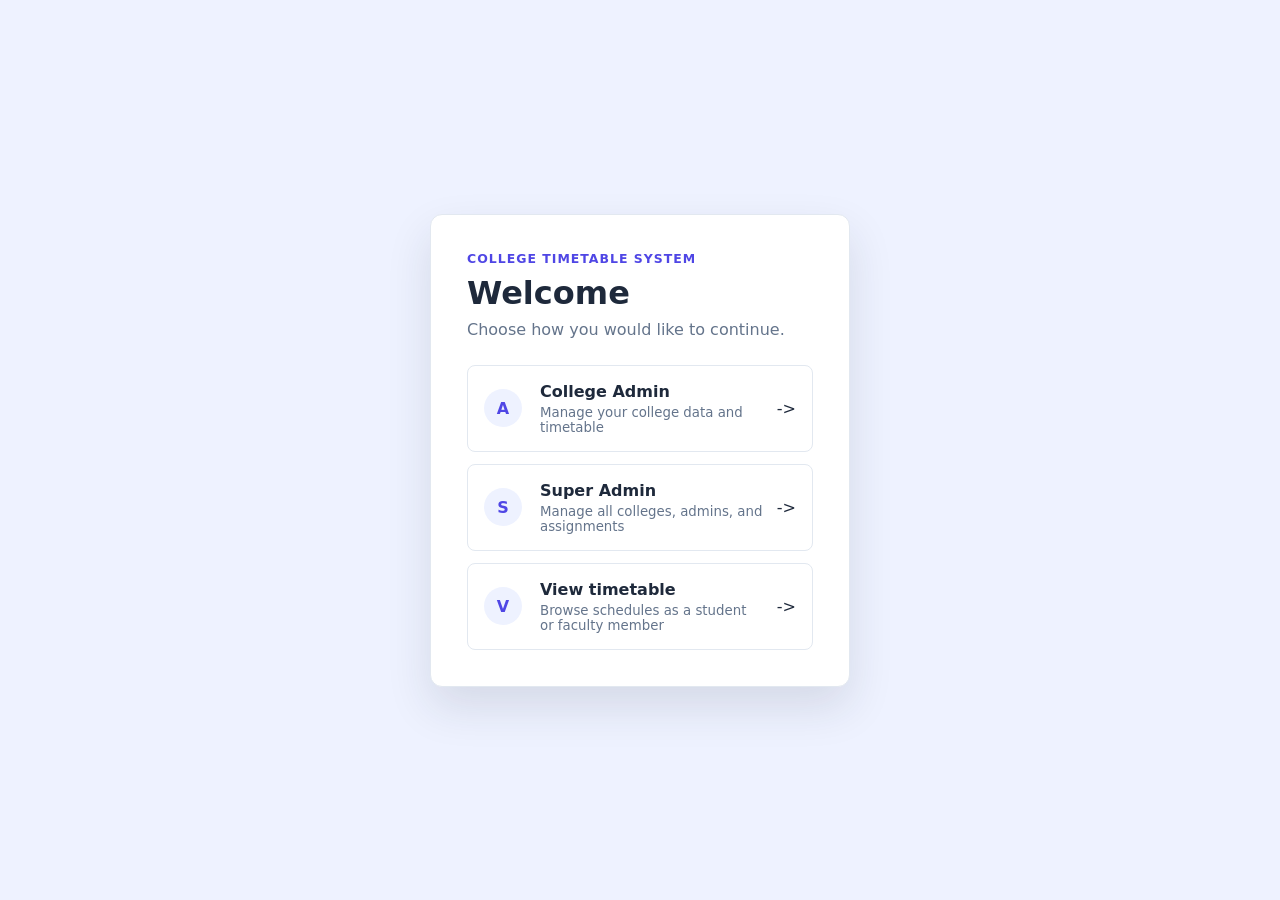
<file: index.html>
<!DOCTYPE html>
<html lang="en">
<head>
    <meta charset="UTF-8">
    <meta name="viewport" content="width=device-width, initial-scale=1.0">
    <title>College Timetable System</title>
    <link rel="stylesheet" href="css/style.css">
</head>
<body class="auth-page">
    <main class="login-card portal-card">
        <p class="eyebrow">College Timetable System</p>
        <h1>Welcome</h1>
        <p class="login-copy">Choose how you would like to continue.</p>
        <div class="portal-options">
            <a class="portal-option portal-admin" href="admin-login.html?role=college">
                <span class="portal-icon">A</span>
                <span><strong>College Admin</strong><small>Manage your college data and timetable</small></span>
                <span aria-hidden="true">-&gt;</span>
            </a>
            <a class="portal-option portal-superadmin" href="admin-login.html?role=super">
                <span class="portal-icon">S</span>
                <span><strong>Super Admin</strong><small>Manage all colleges, admins, and assignments</small></span>
                <span aria-hidden="true">-&gt;</span>
            </a>
            <a class="portal-option portal-viewer" href="timetables.html">
                <span class="portal-icon">V</span>
                <span><strong>View timetable</strong><small>Browse schedules as a student or faculty member</small></span>
                <span aria-hidden="true">-&gt;</span>
            </a>
        </div>
    </main>
</body>
</html>
</file>
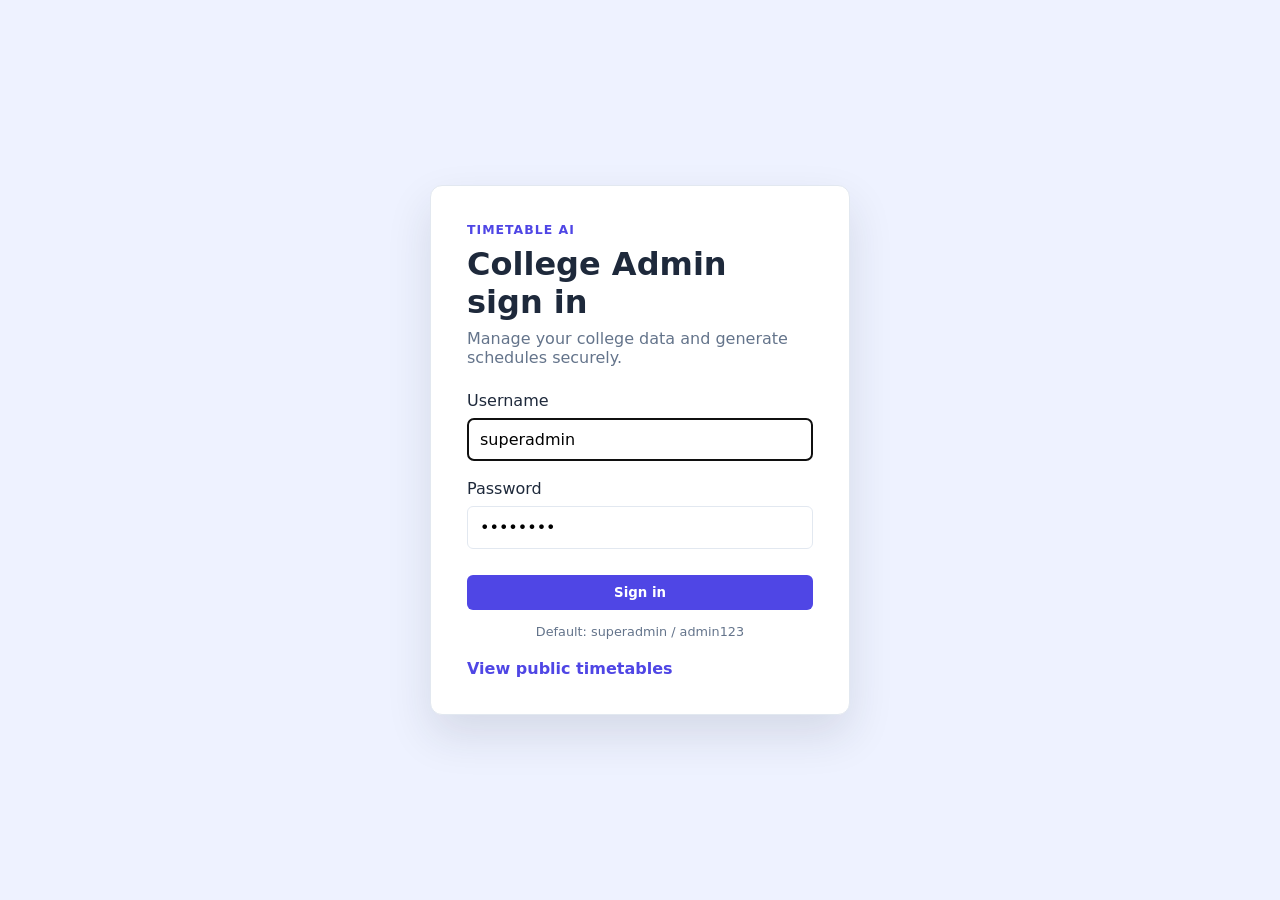
<file: admin-login.html>
<!DOCTYPE html>
<html lang="en">
<head>
    <meta charset="UTF-8">
    <meta name="viewport" content="width=device-width, initial-scale=1.0">
    <title>Admin Login | Timetable AI</title>
    <link rel="stylesheet" href="css/style.css">
</head>
<body class="auth-page">
    <main class="login-card">
        <p class="eyebrow">Timetable AI</p>
        <h1 id="login-title">Admin sign in</h1>
        <p class="login-copy" id="login-copy">
            Manage your college data and generate schedules securely.
        </p>
        <div id="form-error" class="form-error hidden" role="alert"></div>
        <form id="login-form" onsubmit="handleLogin(event)">
            <label for="username">Username</label>
            <input id="username" name="username" type="text" autocomplete="username" value="superadmin" required autofocus>
            <label for="password">Password</label>
            <input id="password" name="password" type="password" autocomplete="current-password" value="admin123" required>
            <button class="btn btn-login" type="submit">Sign in</button>
        </form>
        <p style="margin-top: 14px; font-size: 0.8rem; color: var(--text-muted); text-align: center;">Default: <code>superadmin</code> / <code>admin123</code></p>
        <a class="back-link" href="timetables.html">View public timetables</a>
    </main>

    <script>
        const params = new URLSearchParams(window.location.search);
        const role = params.get('role') || 'college';
        const titleEl = document.getElementById('login-title');
        const copyEl = document.getElementById('login-copy');

        if (role === 'super') {
            titleEl.textContent = 'Super Admin sign in';
            copyEl.textContent = 'Manage all colleges, admins, and assignments securely.';
        } else {
            titleEl.textContent = 'College Admin sign in';
            copyEl.textContent = 'Manage your college data and generate schedules securely.';
        }

        function handleLogin(e) {
            e.preventDefault();
            const u = document.getElementById('username').value.trim();
            const p = document.getElementById('password').value;
            const errEl = document.getElementById('form-error');

            if ((u === 'superadmin' && p === 'admin123') || (u === 'admin' && p === 'admin123')) {
                sessionStorage.setItem('is_admin', 'true');
                sessionStorage.setItem('admin_username', u);
                sessionStorage.setItem('admin_role', role);
                window.location.href = 'admin.html';
            } else {
                errEl.textContent = 'Invalid administrator credentials. Try superadmin / admin123';
                errEl.classList.remove('hidden');
            }
        }
    </script>
</body>
</html>
</file>
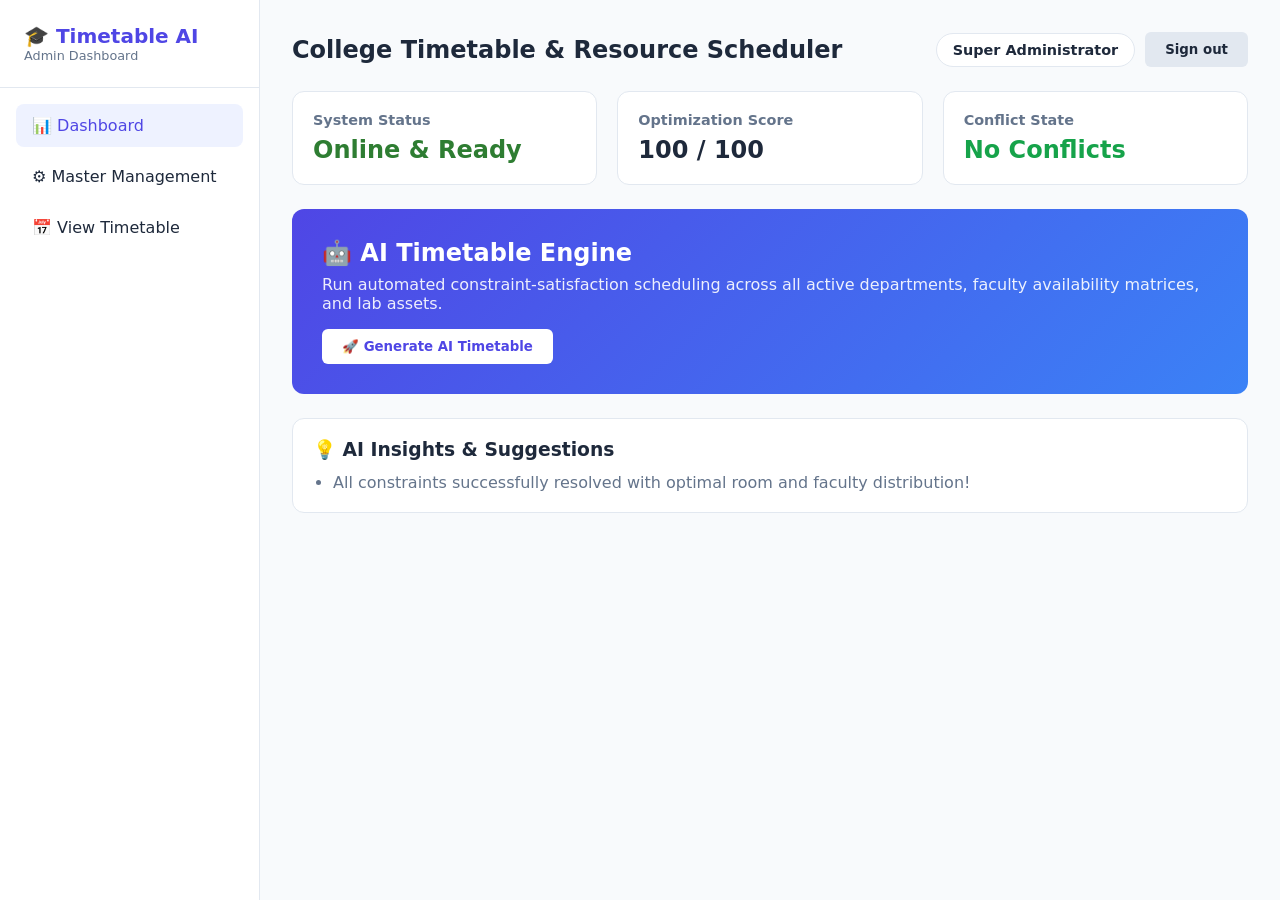
<file: admin.html>
<!DOCTYPE html>
<html lang="en">
<head>
    <meta charset="UTF-8">
    <meta name="viewport" content="width=device-width, initial-scale=1.0">
    <title>AI College Timetable Management System</title>
    <link rel="stylesheet" href="css/style.css">
</head>
<body>
    <div class="app-container">
        <aside class="sidebar">
            <div class="brand">
                <h2>🎓 Timetable AI</h2>
                <p>Admin Dashboard</p>
            </div>
            <nav class="nav-menu">
                <a href="#" class="nav-link active" onclick="switchTab('dashboard', event)">📊 Dashboard</a>
                <a href="#" class="nav-link" onclick="switchTab('master', event)">⚙️ Master Management</a>
                <a href="#" class="nav-link" onclick="switchTab('timetable', event)">📅 View Timetable</a>
            </nav>
        </aside>

        <main class="main-content">
            <header class="topbar">
                <h1>College Timetable & Resource Scheduler</h1>
                <div class="user-actions">
                    <div class="user-profile">
                        <strong id="user-profile-text">Super Administrator</strong>
                    </div>
                    <button class="btn btn-logout" onclick="signOut()">Sign out</button>
                </div>
            </header>

            <section id="tab-dashboard" class="tab-pane active">
                <div class="stats-grid">
                    <div class="stat-card">
                        <h3>System Status</h3>
                        <p class="stat-val" style="color: #2e7d32;">Online & Ready</p>
                    </div>
                    <div class="stat-card">
                        <h3>Optimization Score</h3>
                        <p class="stat-val" id="score-display">100 / 100</p>
                    </div>
                    <div class="stat-card">
                        <h3>Conflict State</h3>
                        <p class="stat-val" id="conflict-display" style="color: #16a34a;">No Conflicts</p>
                    </div>
                </div>

                <div class="ai-control-box">
                    <h2>🤖 AI Timetable Engine</h2>
                    <p>Run automated constraint-satisfaction scheduling across all active departments, faculty availability matrices, and lab assets.</p>
                    <button class="btn btn-primary" onclick="generateAITimetable()">🚀 Generate AI Timetable</button>
                </div>

                <div class="suggestions-container" id="ai-suggestions-box">
                    <h3>💡 AI Insights & Suggestions</h3>
                    <ul id="suggestion-list">
                        <li>All constraints successfully resolved with optimal room and faculty distribution!</li>
                    </ul>
                </div>
            </section>

            <section id="tab-master" class="tab-pane">
                <div class="master-header">
                    <h2>Master Entities Configuration</h2>
                    <div class="entity-tabs">
                        <button class="sub-tab active" onclick="switchEntity('departments', event)">Departments</button>
                        <button class="sub-tab" onclick="switchEntity('colleges', event)">Colleges</button>
                        <button class="sub-tab" onclick="switchEntity('admin_users', event)">Admin Access</button>
                        <button class="sub-tab" onclick="switchEntity('sections', event)">Sections</button>
                        <button class="sub-tab" onclick="switchEntity('subjects', event)">Subjects</button>
                        <button class="sub-tab" onclick="switchEntity('faculty', event)">Faculty</button>
                        <button class="sub-tab" onclick="switchEntity('classrooms', event)">Classrooms</button>
                    </div>
                </div>

                <div class="master-body">
                    <form id="entity-form" onsubmit="handleFormSubmit(event)">
                        <input type="hidden" id="entity-id">
                        <div id="form-fields" class="form-grid"></div>
                        <button type="submit" class="btn btn-success">Save Record</button>
                        <button type="button" class="btn btn-secondary" onclick="resetForm()">Clear</button>
                    </form>

                    <div class="table-responsive">
                        <table class="data-table">
                            <thead id="table-head"></thead>
                            <tbody id="table-body"></tbody>
                        </table>
                    </div>
                </div>
            </section>

            <section id="tab-timetable" class="tab-pane">
                <div class="filter-toolbar">
                    <h2>Timetable Preview</h2>
                    <div class="filters">
                        <select id="filter-college" onchange="filterTimetable()"><option value="">All Colleges</option></select>
                        <select id="filter-dept" onchange="filterTimetable()"><option value="">All Departments</option></select>
                        <select id="filter-section" onchange="filterTimetable()"><option value="">All Sections</option></select>
                        <select id="filter-faculty" onchange="filterTimetable()"><option value="">All Faculty</option></select>
                        <button class="btn btn-secondary" onclick="window.print()">🖨️ Print / Download PDF</button>
                    </div>
                </div>

                <div class="table-responsive timetable-grid-wrap">
                    <table class="data-table" id="timetable-matrix">
                        <thead>
                            <tr>
                                <th>Time Slot</th>
                                <th>Monday</th>
                                <th>Tuesday</th>
                                <th>Wednesday</th>
                                <th>Thursday</th>
                                <th>Friday</th>
                            </tr>
                        </thead>
                        <tbody id="timetable-matrix-body"></tbody>
                    </table>
                </div>
            </section>
        </main>
    </div>

    <script src="js/script.js"></script>
</body>
</html>
</file>
<file: css/style.css>
:root {
    --primary: #4f46e5;
    --primary-hover: #4338ca;
    --success: #16a34a;
    --bg-color: #f8fafc;
    --card-bg: #ffffff;
    --text-main: #1e293b;
    --text-muted: #64748b;
    --border-color: #e2e8f0;
    --sidebar-width: 260px;
}

* {
    box-sizing: border-box;
    margin: 0;
    padding: 0;
    font-family: 'Segoe UI', system-ui, -apple-system, sans-serif;
}

body {
    background-color: var(--bg-color);
    color: var(--text-main);
}

.app-container {
    display: flex;
    min-height: 100vh;
}

/* Sidebar */
.sidebar {
    width: var(--sidebar-width);
    background-color: var(--card-bg);
    border-right: 1px solid var(--border-color);
    display: flex;
    flex-direction: column;
    position: fixed;
    height: 100vh;
}

.brand {
    padding: 24px;
    border-bottom: 1px solid var(--border-color);
}

.brand h2 { font-size: 1.25rem; color: var(--primary); }
.brand p { font-size: 0.8rem; color: var(--text-muted); }

.nav-menu {
    padding: 16px;
    display: flex;
    flex-direction: column;
    gap: 8px;
}

.nav-link {
    padding: 12px 16px;
    color: var(--text-main);
    text-decoration: none;
    border-radius: 8px;
    font-weight: 500;
    transition: background 0.2s;
}

.nav-link:hover, .nav-link.active {
    background-color: #eef2ff;
    color: var(--primary);
}

/* Main Content */
.main-content {
    flex: 1;
    margin-left: var(--sidebar-width);
    padding: 32px;
}

.topbar {
    display: flex;
    justify-content: space-between;
    align-items: center;
    margin-bottom: 24px;
}

.topbar h1 { font-size: 1.5rem; }

.user-profile {
    background: var(--card-bg);
    padding: 8px 16px;
    border-radius: 20px;
    border: 1px solid var(--border-color);
    font-size: 0.9rem;
    font-weight: 600;
}

.user-actions { display: flex; align-items: center; gap: 10px; }
.btn-logout { background: #e2e8f0; color: var(--text-main); padding: 8px 12px; }

.auth-page, .public-page { min-height: 100vh; background: #eef2ff; }
.auth-page { display: grid; place-items: center; padding: 24px; }
.login-card { width: min(100%, 420px); background: var(--card-bg); padding: 36px; border: 1px solid var(--border-color); border-radius: 12px; box-shadow: 0 20px 45px rgba(30, 41, 59, 0.12); }
.eyebrow { color: var(--primary); font-size: 0.78rem; font-weight: 700; letter-spacing: 0.08em; text-transform: uppercase; }
.login-card h1, .public-header h1 { margin: 8px 0; }
.login-copy, .public-subtitle { color: var(--text-muted); margin-bottom: 24px; }
.login-card form { display: grid; gap: 8px; }
.login-card input { padding: 11px 12px; border: 1px solid var(--border-color); border-radius: 6px; margin-bottom: 10px; font-size: 1rem; }
.btn-login { background: var(--primary); color: white; margin-top: 8px; }
.form-error { background: #fee2e2; color: #991b1b; padding: 10px 12px; border-radius: 6px; margin-bottom: 16px; }
.back-link, .admin-link { display: inline-block; color: var(--primary); font-weight: 600; margin-top: 20px; text-decoration: none; }
.portal-options { display: grid; gap: 12px; margin-top: 26px; }
.portal-option { display: grid; grid-template-columns: 42px 1fr auto; align-items: center; gap: 14px; padding: 16px; border: 1px solid var(--border-color); border-radius: 8px; color: var(--text-main); text-decoration: none; transition: border-color 0.2s, transform 0.2s; }
.portal-option:hover { border-color: var(--primary); transform: translateY(-2px); }
.portal-option strong, .portal-option small { display: block; }
.portal-option small { color: var(--text-muted); margin-top: 4px; }
.portal-icon { display: grid; place-items: center; width: 38px; height: 38px; border-radius: 50%; background: #eef2ff; color: var(--primary); font-weight: 800; }
.public-shell { width: min(1400px, 100%); margin: 0 auto; padding: 42px 32px; }
.public-header { display: flex; justify-content: space-between; align-items: flex-start; gap: 24px; margin-bottom: 30px; }
.public-header h1 { font-size: clamp(2rem, 5vw, 3.4rem); }
.admin-link { margin-top: 4px; white-space: nowrap; }
.public-controls, .public-table-wrap, .college-directory { background: var(--card-bg); border: 1px solid var(--border-color); border-radius: 12px; padding: 22px; }
.viewer-choice { background: var(--card-bg); border: 1px solid var(--border-color); border-radius: 12px; padding: 22px; margin-bottom: 16px; }
.viewer-choice h2 { margin-bottom: 14px; }
.viewer-choice-buttons { display: flex; gap: 10px; }
.viewer-choice-button { padding: 10px 22px; border: 1px solid var(--border-color); border-radius: 6px; background: white; color: var(--text-main); cursor: pointer; font-weight: 700; }
.viewer-choice-button.active { background: var(--primary); border-color: var(--primary); color: white; }
.public-controls { margin-bottom: 22px; }
.viewer-filters { display: grid; grid-template-columns: repeat(2, minmax(0, 1fr)); gap: 16px; }
.faculty-filters { grid-template-columns: minmax(0, 1fr); }
.hidden { display: none; }
.public-controls label { display: grid; gap: 7px; color: var(--text-muted); font-size: 0.85rem; font-weight: 700; }
.public-controls select { padding: 11px 12px; border: 1px solid var(--border-color); border-radius: 6px; background: white; color: var(--text-main); font-size: 0.95rem; }
.table-heading { display: flex; align-items: baseline; justify-content: space-between; gap: 16px; }
.table-heading span { color: var(--text-muted); font-size: 0.85rem; }
.free-slot { color: #94a3b8; font-size: 0.8rem; }

.college-directory { margin-bottom: 22px; }
.college-grid {
    display: grid;
    grid-template-columns: repeat(auto-fit, minmax(180px, 1fr));
    gap: 18px;
    margin-top: 16px;
}
.college-card {
    background: #f8fafc;
    border: 1px solid var(--border-color);
    border-radius: 12px;
    padding: 18px;
    text-align: center;
    transition: transform 0.2s ease, box-shadow 0.2s ease;
}
.college-card:hover {
    transform: translateY(-2px);
    box-shadow: 0 12px 30px rgba(15, 23, 42, 0.08);
}
.college-card img {
    width: 88px;
    height: 88px;
    object-fit: contain;
    border-radius: 12px;
    background: white;
    border: 1px solid var(--border-color);
    margin-bottom: 12px;
}
.college-card h3 {
    font-size: 1rem;
    margin-bottom: 6px;
}
.college-card p {
    color: var(--text-muted);
    font-size: 0.8rem;
    margin-bottom: 10px;
}
.college-card a {
    color: var(--primary);
    text-decoration: none;
    font-weight: 600;
}

/* Tabs */
.tab-pane { display: none; }
.tab-pane.active { display: block; }

/* Dashboard Cards */
.stats-grid {
    display: grid;
    grid-template-columns: repeat(auto-fit, minmax(220px, 1fr));
    gap: 20px;
    margin-bottom: 24px;
}

.stat-card {
    background: var(--card-bg);
    padding: 20px;
    border-radius: 12px;
    border: 1px solid var(--border-color);
}

.stat-card h3 { font-size: 0.9rem; color: var(--text-muted); margin-bottom: 8px; }
.stat-val { font-size: 1.5rem; font-weight: bold; }

.ai-control-box {
    background: linear-gradient(135deg, #4f46e5 0%, #3b82f6 100%);
    color: white;
    padding: 30px;
    border-radius: 12px;
    margin-bottom: 24px;
}

.ai-control-box h2 { margin-bottom: 8px; }
.ai-control-box p { margin-bottom: 16px; opacity: 0.9; }

.suggestions-container {
    background: var(--card-bg);
    padding: 20px;
    border-radius: 12px;
    border: 1px solid var(--border-color);
}

.suggestions-container h3 { margin-bottom: 12px; }
.suggestions-container ul { padding-left: 20px; color: var(--text-muted); }

/* Buttons */
.btn {
    padding: 10px 20px;
    border: none;
    border-radius: 6px;
    font-weight: 600;
    cursor: pointer;
    transition: opacity 0.2s;
}
.btn:hover { opacity: 0.9; }
.btn-primary { background: white; color: var(--primary); }
.btn-success { background: var(--success); color: white; }
.btn-secondary { background: var(--text-muted); color: white; }
.btn-danger { background: #dc2626; color: white; padding: 4px 8px; font-size: 0.8rem; }
.btn-warning { background: #d97706; color: white; padding: 4px 8px; font-size: 0.8rem; }

/* Master Management */
.master-header {
    display: flex;
    justify-content: space-between;
    align-items: center;
    margin-bottom: 20px;
    flex-wrap: wrap;
    gap: 12px;
}

.entity-tabs { display: flex; gap: 8px; flex-wrap: wrap; }
.sub-tab {
    padding: 6px 14px;
    background: var(--card-bg);
    border: 1px solid var(--border-color);
    border-radius: 6px;
    cursor: pointer;
    font-weight: 500;
}
.sub-tab.active { background: var(--primary); color: white; border-color: var(--primary); }

.master-body {
    background: var(--card-bg);
    padding: 24px;
    border-radius: 12px;
    border: 1px solid var(--border-color);
}

.form-grid {
    display: grid;
    grid-template-columns: repeat(auto-fit, minmax(200px, 1fr));
    gap: 16px;
    margin-bottom: 16px;
}

.form-group { display: flex; flex-direction: column; gap: 6px; }
.form-group label { font-size: 0.85rem; font-weight: 600; color: var(--text-muted); }
.form-group input, .form-group select {
    padding: 8px 12px;
    border: 1px solid var(--border-color);
    border-radius: 6px;
    outline: none;
}

/* Tables */
.table-responsive { overflow-x: auto; margin-top: 20px; }
.data-table {
    width: 100%;
    border-collapse: collapse;
    text-align: left;
    font-size: 0.9rem;
}
.data-table th, .data-table td {
    padding: 12px;
    border-bottom: 1px solid var(--border-color);
}
.data-table th { background: #f1f5f9; font-weight: 600; }

/* Timetable Filters */
.filter-toolbar {
    display: flex;
    justify-content: space-between;
    align-items: center;
    margin-bottom: 20px;
    flex-wrap: wrap;
    gap: 12px;
}

.filters { display: flex; gap: 10px; flex-wrap: wrap; }
.filters select { padding: 8px; border-radius: 6px; border: 1px solid var(--border-color); }
.filters select:disabled { background: #f1f5f9; color: #94a3b8; cursor: not-allowed; }
.timetable-empty { padding: 36px !important; text-align: center; color: #64748b; font-weight: 600; }

.cell-card {
    background: #eef2ff;
    padding: 8px;
    border-radius: 6px;
    font-size: 0.8rem;
    border-left: 3px solid var(--primary);
}

@media (max-width: 768px) {
    .sidebar { width: 70px; }
    .sidebar .brand h2, .sidebar .brand p, .sidebar .nav-link span { display: none; }
    .main-content { margin-left: 70px; padding: 16px; }
    .public-shell { padding: 26px 16px; }
    .public-header { display: block; }
    .viewer-filters { grid-template-columns: 1fr; }
    .admin-link { margin-top: 12px; }
}
</file>
